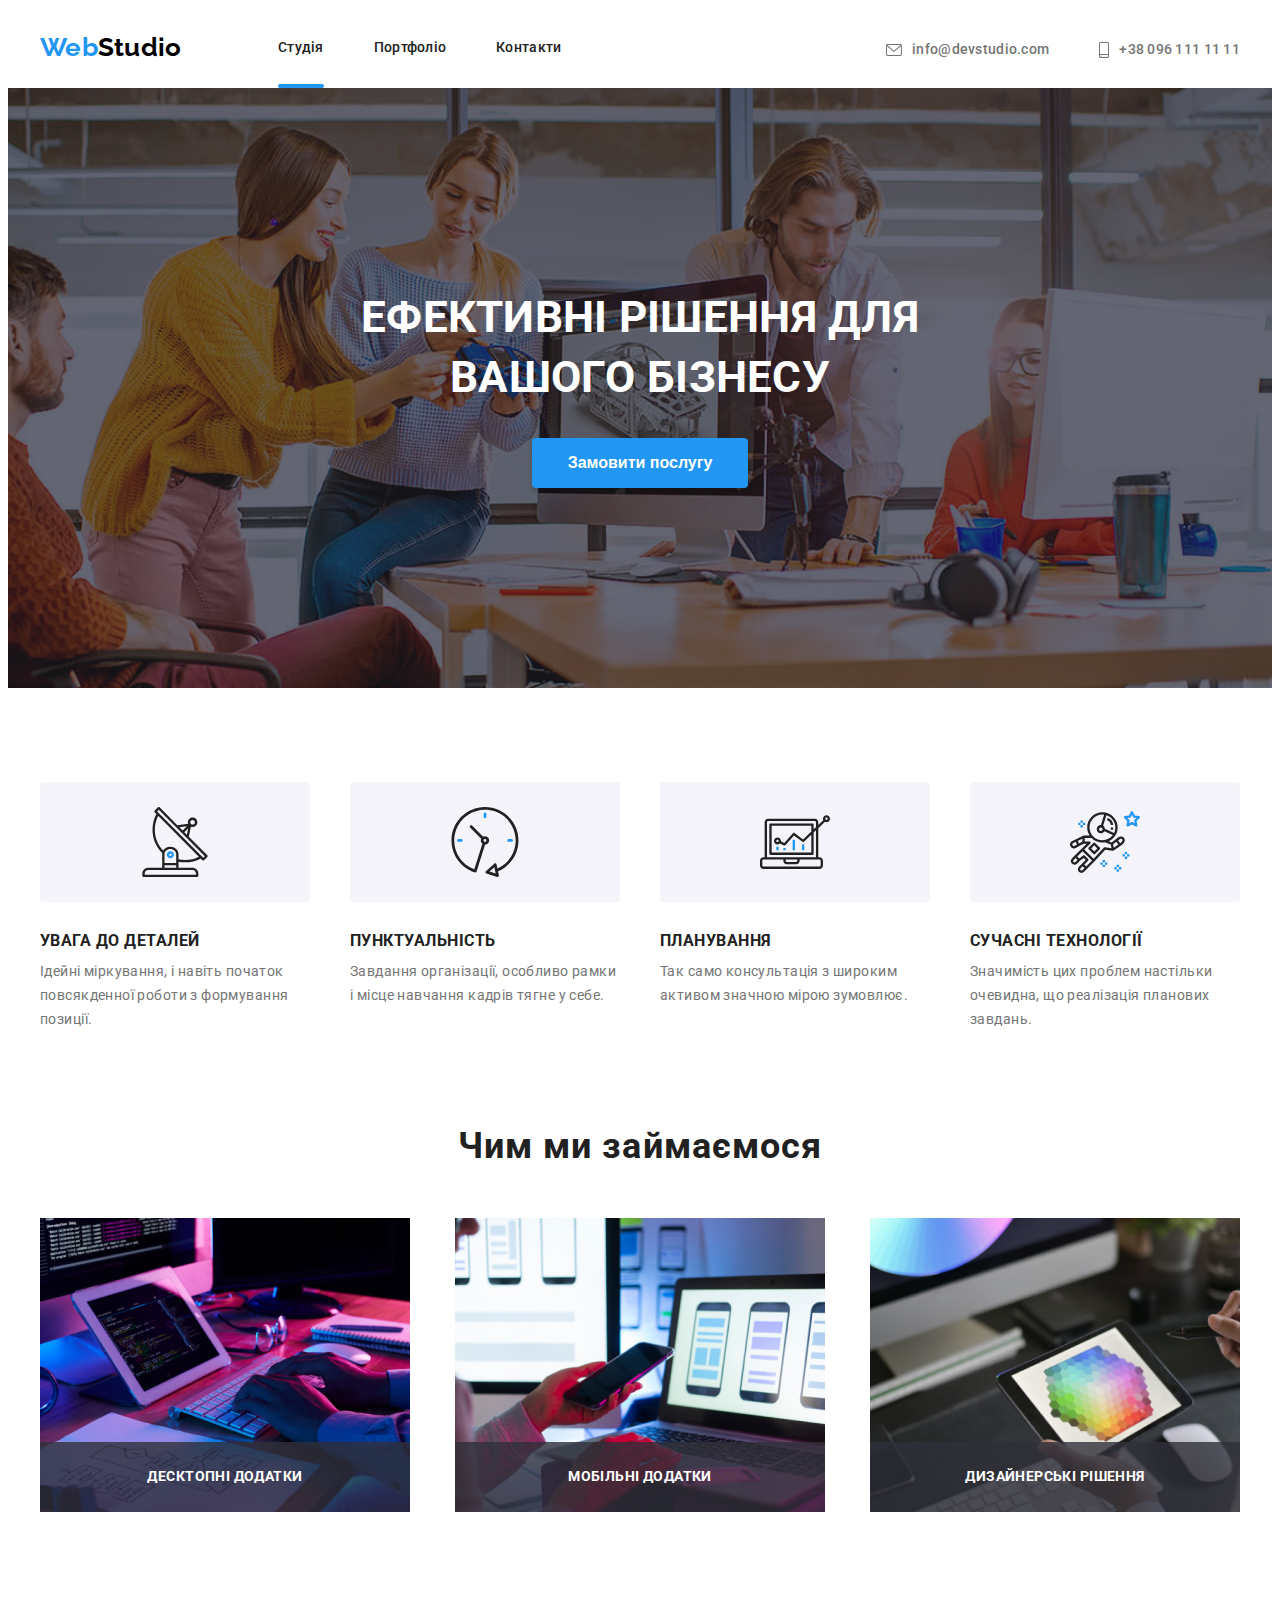
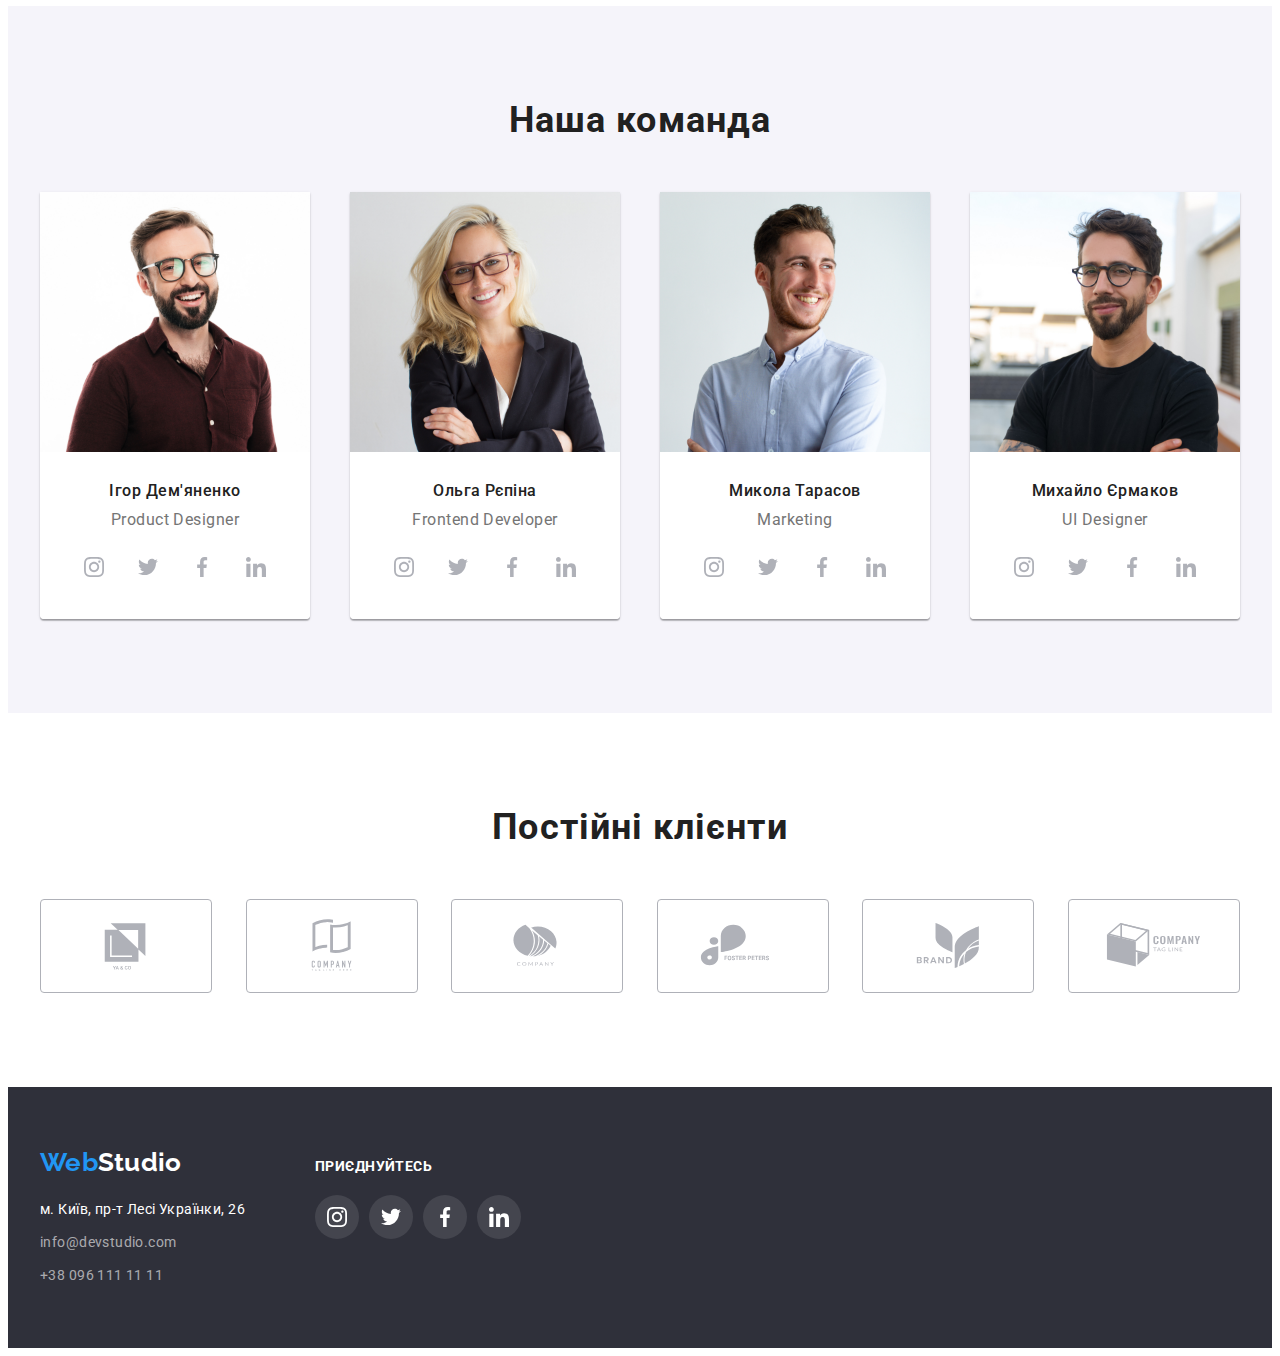
<file: index.html>
<!DOCTYPE html>
<html lang="uk">
  <head>
    <meta charset="UTF-8" />
    <meta http-equiv="X-UA-Compatible" content="IE=edge" />
    <meta name="viewport" content="width=device-width, initial-scale=1.0" />
    <title>WebStudio</title>
    <link rel="preconnect" href="https://fonts.googleapis.com" />
    <link rel="preconnect" href="https://fonts.gstatic.com" crossorigin />
    <link
      href="https://fonts.googleapis.com/css2?family=Raleway:wght@700&family=Roboto:wght@400;500;700;900&display=swap"
      rel="stylesheet"
    />
    <link
      rel="stylesheet"
      href="https://cdnjs.cloudflare.com/ajax/libs/modern-normalize/1.1.0/modern-normalize.min.css"
      integrity="sha512-wpPYUAdjBVSE4KJnH1VR1HeZfpl1ub8YT/NKx4PuQ5NmX2tKuGu6U/JRp5y+Y8XG2tV+wKQpNHVUX03MfMFn9Q=="
      crossorigin="anonymous"
      referrerpolicy="no-referrer"
    />
    <link rel="stylesheet" type="text/css" href="./css/styles.css" />
  </head>
  <body>
    <!--header-->
    <header>
      <div class="flex container">
        <a href="#" class="logo logo__up"
          ><span class="color__web">Web</span
          ><span class="color__studio__up">Studio</span></a
        >
        <nav>
          <ul class="flex nav__style">
            <li><a href="index.html" class="active">Студія</a></li>
            <li><a href="portfolio.html">Портфоліо</a></li>
            <li><a href="#">Контакти</a></li>
          </ul>
        </nav>
        <ul class="flex contact__up__please">
          <li>
            <a href="mailto:info@devstudio.com" class="m__t__style__up mail">
              <svg class="icon__m__t" width="16" height="12">
                <use href="./img/icons.svg#icon-envelopemail"></use></svg>info@devstudio.com</a>
          </li>
          <li>
            <a href="tel:+380961111111" class="m__t__style__up">
              <svg class="icon__m__t" width="10" height="16">
                <use href="./img/icons.svg#icon-smartphone"></use></svg>+38 096 111 11 11</a>
          </li>
        </ul>
      </div>
    </header>
    <!--великий сірий блок-->
    <main>
      <section class="grey__block max__width">
        <div class="container">
          <h1 class="big__text">Ефективні рішення для вашого бізнесу</h1>
          <button type="button" class="get__service" data-modal-open>
            Замовити послугу
          </button>
        </div>
        <div>
          <div class="backdrop is-hidden" data-modal>
            <div class="modal">
              <button class="modal__button" data-modal-close>
                <svg width="30" height="30">
                  <use href="./img/x.svg#icon-x"></use>
                </svg>
              </button>
            </div>
          </div>
        </div>
      </section>

      <section class="section">
        <div class="container">
          <!--скрито-->
          <h2 class="hiden">наші переваги</h2>
          <ul class="benefits">
            <li>
              <div class="benefits__div">
                <svg width="70" height="70">
                  <use href="./img/icons.svg#icon-antenna "></use>
                </svg>
              </div>
              <h3 class="benefits__text">УВАГА ДО ДЕТАЛЕЙ</h3>
              <p class="benefits__p">
                Ідейні міркування, i навіть початок повсякденної роботи з
                формування позиції.
              </p>
            </li>
            <li>
              <div class="benefits__div">
                <svg width="70" height="70">
                  <use href="./img/icons.svg#icon-clock"></use>
                </svg>
              </div>
              <h3 class="benefits__text">ПУНКТУАЛЬНІСТЬ</h3>
              <p class="benefits__p">
                Завдання організації, особливо рамки і місце навчання кадрів
                тягне у себе.
              </p>
            </li>
            <li>
              <div class="benefits__div">
                <svg width="70" height="70">
                  <use href="./img/icons.svg#icon-diagram"></use>
                </svg>
              </div>
              <h3 class="benefits__text">ПЛАНУВАННЯ</h3>
              <p class="benefits__p">
                Так само консультація з широким активом значною мірою зумовлює.
              </p>
            </li>
            <li>
              <div class="benefits__div">
                <svg width="70" height="70">
                  <use href="./img/icons.svg#icon-astronaut"></use>
                </svg>
              </div>
              <h3 class="benefits__text">СУЧАСНІ ТЕХНОЛОГІЇ</h3>
              <p class="benefits__p">
                Значимість цих проблем настільки очевидна, що реалізація
                планових завдань.
              </p>
            </li>
          </ul>
        </div>
      </section>
      <section>
        <div class="container">
          <h2 class="title__text">Чим ми займаємося</h2>
          <ul class="photo__block">
            <li>
              <img
                src="./img/img1.jpg"
                alt="руки за робочим столом"
                width="370"/>
              <div class="label">Десктопні додатки</div>
            </li>
            <li>
              <img
                src="./img/img2.jpg"
                alt="телефон і ноутбук у руках"
                width="370"/>
              <div class="label">Мобільні додатки</div>
            </li>
            <li>
              <img src="./img/img3.jpg" alt="планшет у руці" width="370" />
              <div class="label">Дизайнерські рішення</div>
            </li>
          </ul>
        </div>
      </section>
      <section class="section not__realy__white">
        <div class="container">
          <h2 class="title__text">Наша команда</h2>
          <ul class="team__style">
            <li class="team__style__li">
              <img src="./img/photo1.jpg" alt="чоловік" width="270" />
              <div class="team__name">
                <h3 class="team__style__text">Ігор Дем'яненко</h3>
                <p class="team__name__p">Product Designer</p>
                <ul class="ico__messenger">
                  <li>
                    <a href="#"><svg width="20" height="20">
                        <use href="./img/icons.svg#icon-instagram"></use></svg></a>
                  </li>
                  <li>
                    <a href="#"><svg width="20" height="20">
                        <use href="./img/icons.svg#icon-twitter"></use></svg></a>
                  </li>
                  <li>
                    <a href="#"><svg width="20" height="20">
                        <use href="./img/icons.svg#icon-facebook"></use></svg></a>
                  </li>
                  <li>
                    <a href="#"><svg width="20" height="20">
                        <use href="./img/icons.svg#icon-linkedin"></use></svg></a>
                  </li>
                </ul>
              </div>
            </li>
            <li class="team__style__li">
              <img src="./img/photo2.jpg" alt="жінка" width="270" />
              <div class="team__name">
                <h3 class="team__style__text">Ольга Рєпіна</h3>
                <p class="team__name__p">Frontend Developer</p>
                <ul class="ico__messenger">
                  <li>
                    <a href="#"
                      ><svg width="20" height="20">
                        <use href="./img/icons.svg#icon-instagram"></use></svg></a>
                  </li>
                  <li>
                    <a href="#"
                      ><svg width="20" height="20">
                        <use href="./img/icons.svg#icon-twitter"></use></svg></a>
                  </li>
                  <li>
                    <a href="#"
                      ><svg width="20" height="20">
                        <use href="./img/icons.svg#icon-facebook"></use></svg></a>
                  </li>
                  <li>
                    <a href="#"
                      ><svg width="20" height="20">
                        <use href="./img/icons.svg#icon-linkedin"></use></svg></a>
                  </li>
                </ul>
              </div>
            </li>
            <li class="team__style__li">
              <img
                src="./img/photo3.jpg"
                alt="чоловік посміхаеться"
                width="270"/>
              <div class="team__name">
                <h3 class="team__style__text">Микола Тарасов</h3>
                <p class="team__name__p">Marketing</p>
                <ul class="ico__messenger">
                  <li>
                    <a href="#"
                      ><svg width="20" height="20">
                        <use href="./img/icons.svg#icon-instagram"></use></svg></a>
                  </li>
                  <li>
                    <a href="#"
                      ><svg width="20" height="20">
                        <use href="./img/icons.svg#icon-twitter"></use></svg></a>
                  </li>
                  <li>
                    <a href="#"
                      ><svg width="20" height="20">
                        <use href="./img/icons.svg#icon-facebook"></use></svg></a>
                  </li>
                  <li>
                    <a href="#"
                      ><svg width="20" height="20">
                        <use href="./img/icons.svg#icon-linkedin"></use></svg></a>
                  </li>
                </ul>
              </div>
            </li>
            <li class="team__style__li">
              <img
                src="./img/photo4.jpg"
                alt="чоловік в окулярах"
                width="270"
              />
              <div class="team__name">
                <h3 class="team__style__text">Михайло Єрмаков</h3>
                <p class="team__name__p">UI Designer</p>
                <ul class="ico__messenger">
                  <li>
                    <a href="#"
                      ><svg width="20" height="20">
                        <use href="./img/icons.svg#icon-instagram"></use></svg></a>
                  </li>
                  <li>
                    <a href="#"
                      ><svg width="20" height="20">
                        <use href="./img/icons.svg#icon-twitter"></use></svg></a>
                  </li>
                  <li>
                    <a href="#"
                      ><svg width="20" height="20">
                        <use href="./img/icons.svg#icon-facebook"></use></svg></a>
                  </li>
                  <li>
                    <a href="#"
                      ><svg width="20" height="20">
                        <use href="./img/icons.svg#icon-linkedin"></use></svg></a>
                  </li>
                </ul>
              </div>
            </li>
          </ul>
        </div>
      </section>
      <section class="section">
        <div class="container">
          <h2 class="title__text">Постійні клієнти</h2>
          <ul class="flex clients">
            <li>
              <a class="clients__a" href="#">
                <svg width="106" height="60">
                  <use href="./img/icons.svg#icon-Logo1"></use>
                </svg>
              </a>
            </li>
            <li>
              <a class="clients__a" href="#">
                <svg width="106" height="60">
                  <use href="./img/icons.svg#icon-Logo2"></use>
                </svg>
              </a>
            </li>
            <li>
              <a class="clients__a" href="#">
                <svg width="106" height="60">
                  <use href="./img/icons.svg#icon-Logo3"></use>
                </svg>
              </a>
            </li>
            <li>
              <a class="clients__a" href="#">
                <svg width="106" height="60">
                  <use href="./img/icons.svg#icon-Logo4"></use>
                </svg>
              </a>
            </li>
            <li>
              <a class="clients__a" href="#">
                <svg width="106" height="60">
                  <use href="./img/icons.svg#icon-Logo5"></use>
                </svg>
              </a>
            </li>
            <li>
              <a class="clients__a" href="#">
                <svg width="106" height="60">
                  <use href="./img/icons.svg#icon-Logo6"></use>
                </svg>
              </a>
            </li>
          </ul>
        </div>
      </section>
    </main>
    <!--футер-->
    <footer class="grey__blok__down">
      <div class="container flex" style="align-items: baseline">
        <div class="ico__block__place">
          <div>
            <a href="#" class="logo__footer logo"><span class="color__web">Web</span><span class="color__studio__down">Studio</span></a>
          </div>
          <address>
            <ul class="address__position">
              <li>
                <p class="address__style" href="#">
                  м. Київ, пр-т Лесі Українки, 26
                </p>
              </li>
              <li>
                <a class="m__t__style__down" href="mailto:info@devstudio.com">info@devstudio.com</a>
              </li>
              <li>
                <a class="m__t__style__down" href="tel:+380961111111">+38 096 111 11 11</a>
              </li>
            </ul>
          </address>
        </div>
        <div>
          <p class="join">приєднуйтесь</p>
          <ul class="ico__messenger ico__messenger__down">
            <li>
              <a href="#"><svg width="20" height="20">
                  <use href="./img/icons.svg#icon-instagram"></use></svg></a>
            </li>
            <li>
              <a href="#"
                ><svg width="20" height="20">
                  <use href="./img/icons.svg#icon-twitter"></use></svg></a>
            </li>
            <li>
              <a href="#"
                ><svg width="20" height="20">
                  <use href="./img/icons.svg#icon-facebook"></use></svg></a>
            </li>
            <li>
              <a href="#"
                ><svg width="20" height="20">
                  <use href="./img/icons.svg#icon-linkedin"></use></svg></a>
            </li>
          </ul>
        </div>
      </div>
    </footer>
    <script src="./js/modal.js"></script>
  </body>
</html>
</file>
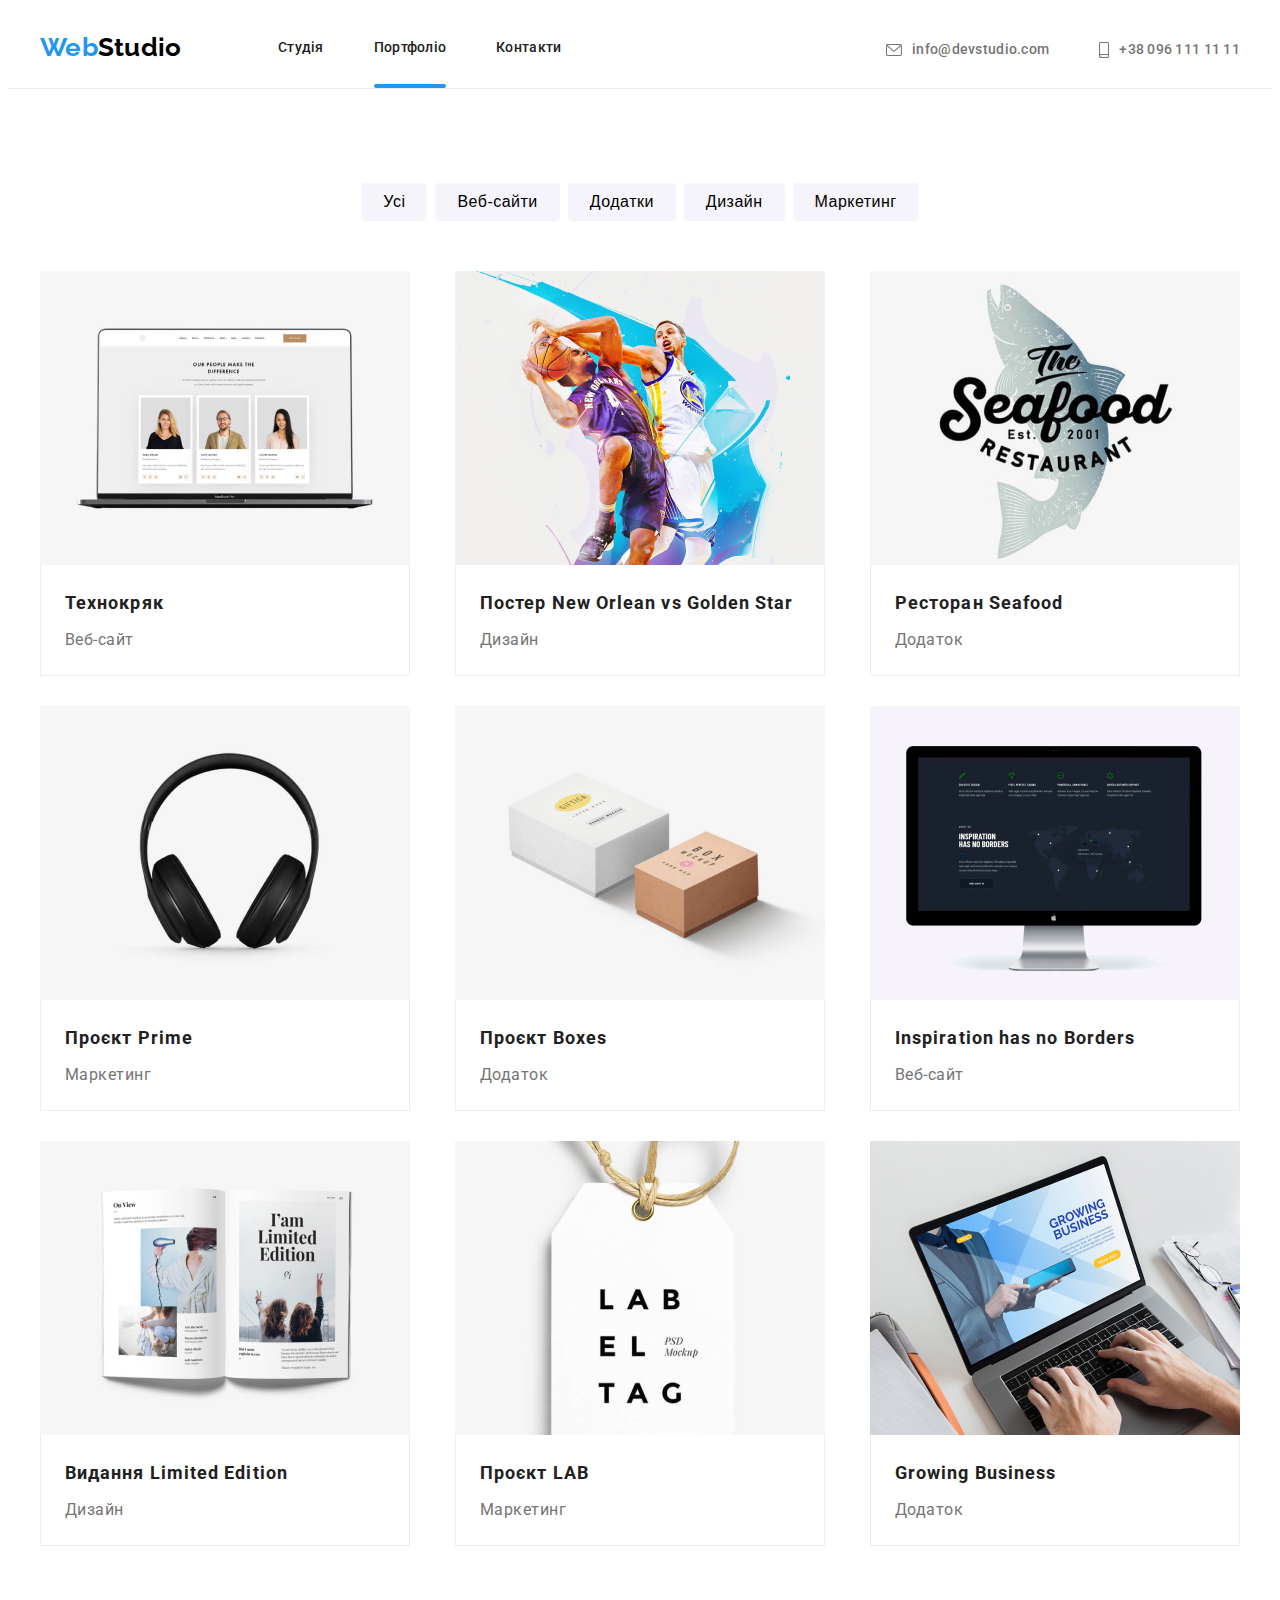
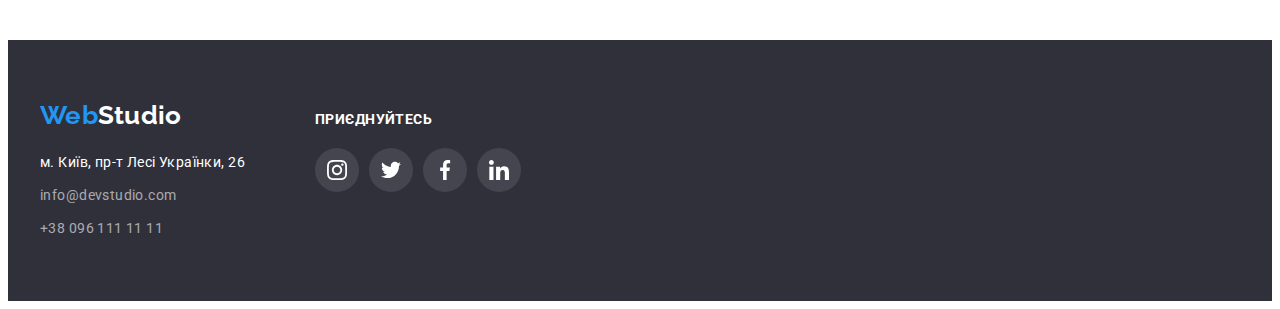
<file: portfolio.html>
<!DOCTYPE html>
<html lang="uk">
  <head>
    <meta charset="UTF-8" />
    <meta http-equiv="X-UA-Compatible" content="IE=edge" />
    <meta name="viewport" content="width=device-width, initial-scale=1.0" />
    <title>WebStudio</title>
    <link rel="preconnect" href="https://fonts.googleapis.com" />
    <link rel="preconnect" href="https://fonts.gstatic.com" crossorigin />
    <link
      href="https://fonts.googleapis.com/css2?family=Raleway:wght@700&family=Roboto:wght@400;500;700;900&display=swap"
      rel="stylesheet"/>
    <link
      rel="stylesheet"
      href="https://cdnjs.cloudflare.com/ajax/libs/modern-normalize/1.1.0/modern-normalize.min.css"
      integrity="sha512-wpPYUAdjBVSE4KJnH1VR1HeZfpl1ub8YT/NKx4PuQ5NmX2tKuGu6U/JRp5y+Y8XG2tV+wKQpNHVUX03MfMFn9Q=="
      crossorigin="anonymous"
      referrerpolicy="no-referrer"/>
    <link rel="stylesheet" type="text/css" href="./css/styles.css" />
  </head>
  <body>
    <header class="header">
      <div class="flex container">
        <a href="#" class="logo logo__up"><span class="color__web">Web</span><span class="color__studio__up">Studio</span></a>
        <nav>
          <ul class="flex nav__style">
            <li><a href="index.html">Студія</a></li>
            <li><a href="portfolio.html" class="active">Портфоліо</a></li>
            <li><a href="#">Контакти</a></li>
          </ul>
        </nav>
        <ul class="flex contact__up__please">
          <li>
            <a href="mailto:info@devstudio.com" class="m__t__style__up mail">
              <svg class="icon__m__t" width="16" height="12">
                <use href="./img/icons.svg#icon-envelopemail"></use></svg>info@devstudio.com</a>
          </li>
          <li>
            <a href="tel:+380961111111" class="m__t__style__up">
              <svg class="icon__m__t" width="10" height="16">
                <use href="./img/icons.svg#icon-smartphone"></use></svg>+38 096 111 11 11</a>
          </li>
        </ul>
      </div>
    </header>
    <main>
      <section class="section">
        <div class="container">
          <!--скрито-->
          <h1 class="hiden">сторінка з портфоліо</h1>
          <ul class="buttons__portfolio">
            <li><button type="button">Усі</button></li>
            <li><button type="button">Веб-сайти</button></li>
            <li><button type="button">Додатки</button></li>
            <li><button type="button">Дизайн</button></li>
            <li><button type="button">Маркетинг</button></li>
          </ul>
          <!--сітка-->
          <ul class="portfolio__net">
            <li>
              <a href="#">
                <div class="box">
                  <img
                    src="./img/imgportfolio1.jpg"
                    alt="ноутбук"
                    width="370"/>
                  <div class="overlay">
                    Ресурс пропонує комплексні пропозиції з різним рівнем
                    функціоналу та сервісів. Все це дозволить відвідувачу
                    отримати вичерпні відомості про компанію чи приватну особу.
                  </div>
                </div>
                <div class="border__not__top">
                  <h3>Технокряк</h3>
                  <p>Веб-сайт</p>
                </div></a>
            </li>
            <li>
              <a href="#">
                <div class="box">
                  <img
                    src="./img/imgportfolio2.jpg"
                    alt="дві людини грають в баскетбол"
                    width="370"/>
                  <div class="overlay">
                    Ресурс пропонує комплексні пропозиції з різним рівнем
                    функціоналу та сервісів. Все це дозволить відвідувачу
                    отримати вичерпні відомості про компанію чи приватну особу.
                  </div>
                </div>
                <div class="border__not__top">
                  <h3>Постер New Orlean vs Golden Star</h3>
                  <p>Дизайн</p>
                </div></a>
            </li>
            <li>
              <a href="#">
                <div class="box">
                  <img
                    src="./img/imgportfolio3.jpg"
                    alt="логотип ресторану з акулою"
                    width="370"/>
                  <div class="overlay">
                    Ресурс пропонує комплексні пропозиції з різним рівнем
                    функціоналу та сервісів. Все це дозволить відвідувачу
                    отримати вичерпні відомості про компанію чи приватну особу.
                  </div>
                </div>
                <div class="border__not__top">
                  <h3>Ресторан Seafood</h3>
                  <p>Додаток</p>
                </div></a>
            </li>
            <li>
              <a href="#">
                <div class="box">
                  <img
                    src="./img/imgportfolio4.jpg"
                    alt="навушники"
                    width="370"/>
                  <div class="overlay">
                    Ресурс пропонує комплексні пропозиції з різним рівнем
                    функціоналу та сервісів. Все це дозволить відвідувачу
                    отримати вичерпні відомості про компанію чи приватну особу.
                  </div>
                </div>
                <div class="border__not__top">
                  <h3>Проєкт Prime</h3>
                  <p>Маркетинг</p>
                </div></a>
            </li>
            <li>
              <a href="#">
                <div class="box">
                  <img
                    src="./img/imgportfolio5.jpg"
                    alt="дві коробки"
                    width="370"/>
                  <div class="overlay">
                    Ресурс пропонує комплексні пропозиції з різним рівнем
                    функціоналу та сервісів. Все це дозволить відвідувачу
                    отримати вичерпні відомості про компанію чи приватну особу.
                  </div>
                </div>
                <div class="border__not__top">
                  <h3>Проєкт Boxes</h3>
                  <p>Додаток</p>
                </div></a>
            </li>
            <li>
              <a href="#">
                <div class="box">
                  <img
                    src="./img/imgportfolio6.jpg"
                    alt="монітор"
                    width="370"/>
                  <div class="overlay">
                    Ресурс пропонує комплексні пропозиції з різним рівнем
                    функціоналу та сервісів. Все це дозволить відвідувачу
                    отримати вичерпні відомості про компанію чи приватну особу.
                  </div>
                </div>
                <div class="border__not__top">
                  <h3>Inspiration has no Borders</h3>
                  <p>Веб-сайт</p>
                </div></a>
            </li>
            <li>
              <a href="#">
                <div class="box">
                  <img src="./img/imgportfolio7.jpg" alt="книга" width="370" />
                  <div class="overlay">
                    Ресурс пропонує комплексні пропозиції з різним рівнем
                    функціоналу та сервісів. Все це дозволить відвідувачу
                    отримати вичерпні відомості про компанію чи приватну особу.
                  </div>
                </div>
                <div class="border__not__top">
                  <h3>Видання Limited Edition</h3>
                  <p>Дизайн</p>
                </div></a>
            </li>
            <li>
              <a href="#">
                <div class="box">
                  <img src="./img/imgportfolio8.jpg" alt="бірка" width="370" />
                  <div class="overlay">
                    Ресурс пропонує комплексні пропозиції з різним рівнем
                    функціоналу та сервісів. Все це дозволить відвідувачу
                    отримати вичерпні відомості про компанію чи приватну особу.
                  </div>
                </div>
                <div class="border__not__top">
                  <h3>Проєкт LAB</h3>
                  <p>Маркетинг</p>
                </div></a>
            </li>
            <li>
              <a href="#">
                <div class="box">
                  <img
                    src="./img/imgportfolio9.jpg"
                    alt="руки друкують на ноутбуці"
                    width="370"/>
                  <div class="overlay">
                    Ресурс пропонує комплексні пропозиції з різним рівнем
                    функціоналу та сервісів. Все це дозволить відвідувачу
                    отримати вичерпні відомості про компанію чи приватну особу.
                  </div>
                </div>
                <div class="border__not__top">
                  <h3>Growing Business</h3>
                  <p>Додаток</p>
                </div></a>
            </li>
          </ul>
        </div>
      </section>
    </main>
    <footer class="grey__blok__down">
      <div class="container flex" style="align-items: baseline">
        <div class="ico__block__place">
          <div>
            <a href="#" class="logo__footer logo"><span class="color__web">Web</span><span class="color__studio__down">Studio</span></a>
          </div>
          <address>
            <ul class="address__position">
              <li>
                <p class="address__style" href="#">
                  м. Київ, пр-т Лесі Українки, 26
                </p>
              </li>
              <li>
                <a class="m__t__style__down" href="mailto:info@devstudio.com"
                  >info@devstudio.com</a>
              </li>
              <li>
                <a class="m__t__style__down" href="tel:+380961111111"
                  >+38 096 111 11 11</a>
              </li>
            </ul>
          </address>
        </div>
        <div>
          <p class="join">приєднуйтесь</p>
          <ul class="ico__messenger ico__messenger__down">
            <li>
              <a href="#"><svg width="20" height="20">
                  <use href="./img/icons.svg#icon-instagram"></use></svg></a>
            </li>
            <li>
              <a href="#"
                ><svg width="20" height="20">
                  <use href="./img/icons.svg#icon-twitter"></use></svg></a>
            </li>
            <li>
              <a href="#"
                ><svg width="20" height="20">
                  <use href="./img/icons.svg#icon-facebook"></use></svg></a>
            </li>
            <li>
              <a href="#"
                ><svg width="20" height="20">
                  <use href="./img/icons.svg#icon-linkedin"></use></svg></a>
            </li>
          </ul>
        </div>
      </div>
    </footer>
  </body>
</html>
</file>
<file: css/styles.css>
body {
  font-family: "Roboto";
  color: #212121;
  background-color: #ffffff;
  font-size: 14px;
  line-height: 1.14; /*16px*/
  letter-spacing: 0.02em;
}
.flex {
  display: flex;
}
/*обнуление */
h1,
h2,
h3,
h4,
h5,
h6,
p,
ul,
img,
div {
  margin: 0;
  padding: 0;
  border: 0;
}
img {
  display: block;
}
.container {
  max-width: 1200px;
  padding-left: 15px;
  padding-right: 15px;
  margin-left: auto;
  margin-right: auto;
}
.section {
  padding: 94px 0;
}
/*ховаю заголовок для читалок */
.hiden {
  position: absolute;
  white-space: nowrap;
  width: 1px;
  height: 1px;
  overflow: hidden;
  border: 0;
  padding: 0;
  clip: rect(0 0 0 0);
  clip-path: inset(50%);
  margin: -1px;
}
/*для всех*/
a {
  text-decoration: none;
  color: #212121;
}
ul {
  list-style: none;
}
.title__text {
  font-weight: 700;
  font-size: 36px;
  line-height: 1.16;
  letter-spacing: 0.03em;
  text-align: center;
  margin-bottom: 50px;
}
p {
  color: #757575;
}
/*хедер*/
.color__web {
  color: #2196f3;
}
.color__studio__up {
  color: #000000;
}
.color__studio__down {
  color: #ffffff;
}
.header {
  justify-content: center;
  align-items: center;
  border-bottom: 1px solid #ececec;
}
.logo {
  font-family: "Raleway";
  font-style: normal;
  font-weight: 700;
  font-size: 26px;
  line-height: 1.19;
  width: 145px;
  height: 31px;
}
.logo__up {
  padding: 24px 0 25px;
  margin-right: 93px;
}
.nav__style {
  font-weight: 500;
}
.nav__style a {
  display: flex;
  padding: 32px 0;
  transition: color 250ms cubic-bezier(0.4, 0, 0.2, 1);
}
.nav__style li:not(:last-child) {
  margin-right: 50px;
}
.nav__style a:hover,
.nav__style a:focus {
  color: #2196f3;
}
.active:visited {
  color: #2196f3;
  transition: color 250ms cubic-bezier(0.4, 0, 0.2, 1);
}
.mail {
  margin-right: 50px;
}
.m__t__style__up {
  color: #757575;
  font-weight: 500;
}
.contact__up__please {
  margin-left: auto;
  padding: 30px 0;
  align-items: flex-end;
}
.contact__up__please a {
  display: flex;
  justify-content: center;
  align-items: center;
}
.icon__m__t {
  margin-right: 10px;
}
/*великий сірий блок*/
.grey__block {
  background-image: linear-gradient(#2f303a66, #2f303a66), url(../img/Img.png);
  background-color: #2f303a;
  background-position: center;
  background-repeat: no-repeat;
  padding: 200px 0;
}
.max__width {
  max-width: 1600px;
  margin: 0 auto;
}
.big__text {
  color: #ffffff;
  text-align: center;
  line-height: 1.36;
  font-size: 44px;
  text-transform: uppercase;
  width: 696px;
  display: block;
  margin: auto;
  margin-bottom: 30px;
}
/*велика кнопка*/
.get__service {
  background-color: #2196f3;
  color: #ffffff;
  border: none;
  border-radius: 4px;
  box-shadow: 0px 4px 4px rgba(0, 0, 0, 0.15);
  width: 216px;
  height: 50px;
  font-weight: 700;
  font-size: 16px;
  line-height: 1.87;
  cursor: pointer;
  margin: auto;
  display: block;
}
/*наші переваги блок*/
/*іконки переваги*/
.benefits__div {
  display: flex;
  justify-content: center;
  align-items: center;
  width: 270px;
  height: 120px;
  border-radius: 4px;
  background-color: #f5f4fa;
  margin-bottom: 30px;
}
.benefits__ico li:not(:last-child) {
  margin-right: 30px;
}
.benefits {
  display: flex;
  justify-content: space-between;
}
.benefits li {
  width: 270px;
}
.benefits__text {
  letter-spacing: 0.03em;
  text-transform: uppercase;
  margin-bottom: 10px;
}
.benefits__p {
  line-height: 1.71;
  letter-spacing: 0.03em;
}
/*блок на три фотки*/
.photo__block {
  display: flex;
  align-items: center;
  justify-content: space-between;
  padding-bottom: 94px;
}
/*наша команда*/
.not__realy__white {
  background-color: #f5f4fa;
}
.team__style {
  display: flex;
  align-items: center;
  justify-content: space-between;
}
.team__style__li {
  overflow: hidden;
  border-radius: 0px 0px 4px 4px;
  box-shadow: 0px 1px 3px rgba(0, 0, 0, 0.12), 0px 1px 1px rgba(0, 0, 0, 0.14),
    0px 2px 1px rgba(0, 0, 0, 0.2);
}
.team__style__text {
  margin-bottom: 10px;
  font-weight: 500;
}
.team__name {
  background-color: #ffffff;
  font-size: 16px;
  line-height: 1.18;
  letter-spacing: 0.03em;
  text-align: center;
  padding: 30px 32px;
}
.team__style__text,
.team__name__p {
  font-size: 16px;
  line-height: 1.18;
  letter-spacing: 0.03em;
}
.team__name__p {
  margin-bottom: 16px;
}

/* футер */
.grey__blok__down {
  background-color: #2f303a;
  padding: 60px 0;
}
.logo__footer {
  margin-bottom: 20px;
  display: block;
}
.address__style {
  font-weight: 400;
  line-height: 1.71;
  letter-spacing: 0.03em;
  font-style: normal;
  color: #fff;
}
.m__t__style__down {
  font-weight: 400;
  line-height: 1.71;
  letter-spacing: 0.03em;
  font-style: normal;
  color: rgba(255, 255, 255, 0.6);
  display: flex;
}
.address__position li:not(:last-child) {
  margin-bottom: 9px;
}
/*друга сторінка*/
/*кнопочки*/
.buttons__portfolio {
  display: flex;
  margin-bottom: 50px;
  justify-content: center;
}
.buttons__portfolio button{
  transition-property: background-color, box-shadow, color;
  transition-duration: 250ms;
  transition-timing-function: cubic-bezier(0.4, 0, 0.2, 1);
  
}
.buttons__portfolio button:hover,
.buttons__portfolio button:focus {
  background-color: #2196f3;
  color: #fff;
  box-shadow: 0px 3px 1px rgba(0, 0, 0, 0.1), 0px 1px 2px rgba(0, 0, 0, 0.08),
    0px 2px 2px rgba(0, 0, 0, 0.12);
}
.buttons__portfolio button {
  background-color: #f5f4fa;
  border: none;
  border-radius: 4px;
  height: 38px;
  padding: 6px 22px;
  align-items: center;
  font-weight: 500;
  font-size: 16px;
  line-height: 1.6px;
  letter-spacing: 0.03em;
  cursor: pointer;
}
.buttons__portfolio li:not(:last-child) {
  margin-right: 8px;
}
/*сітка з портфоліо*/
.portfolio__net li {
  width: 370px;
  flex-basis: calc(100%-6 * 15px) / 3;
  margin: 15px;
}
.portfolio__net {
  display: flex;
  flex-wrap: wrap;
  margin: -15px;
  justify-content: space-between;
}
.portfolio__net p {
  text-align: left;
  font-weight: 400;
  font-size: 16px;
  line-height: 1.87;
  letter-spacing: 0.03em;
}
.portfolio__net h3 {
  margin-bottom: 4px;
  text-align: left;
  font-weight: 700;
  font-size: 18px;
  line-height: 2;
  letter-spacing: 0.06em;
}
.border__not__top {
  padding: 20px 24px;
  border: 1px solid #eeeeee;
  border-top: none;
}
/***************/
/*стилі іконок*/
svg {
  fill: currentColor;
}
/*іконки мило і тел*/
.m__t__style__up,
.m__t__style__down {
  transition: color 250ms cubic-bezier(0.4, 0, 0.2, 1);
}
.m__t__style__up:hover,
.m__t__style__up:focus,
.m__t__style__down:hover,
.m__t__style__down:focus {
  color: #2196f3;
}

/*іконки месенджеров*/

.ico__messenger {
  width: 206px;
  height: 44px;
  display: flex;
  justify-content: space-between;
  
}
.ico__messenger a {
  width: 44px;
  height: 44px;
  border-radius: 50%;
  display: flex;
  align-items: center;
  justify-content: center;
  color: #afb1b8;
  transition: background-color 250ms cubic-bezier(0.4, 0, 0.2, 1);
}
.ico__messenger svg{
  transition: color 250ms cubic-bezier(0.4, 0, 0.2, 1);
}
.ico__messenger a:hover,
.ico__messenger a:focus {
  background-color: #2196f3;
  color: #ffffff;
}
/*іконки футер*/
.ico__messenger__down a {
  background: rgba(255, 255, 255, 0.1);
}
.ico__block__place {
  margin-right: 70px;
}
.join {
  color: #ffffff;
  text-transform: uppercase;
  font-weight: 700;
  line-height: 1.14;
  letter-spacing: 0.03em;
  margin-bottom: 20px;
}
.ico__messenger__down svg {
  color: #ffffff;
}
/*іконки кліентів*/
.clients {
  justify-content: space-between;
  align-items: center;
}
.clients__a {
  border: 1px solid #afb1b8;
  border-radius: 4px;
  display: flex;
  width: 170px;
  height: 92px;
  align-items: center;
  justify-content: center;
  color: #afb1b8;
  transition: border 250ms cubic-bezier(0.4, 0, 0.2, 1);
}
.clients__a:not(:last-child) {
  margin-right: 30px;
}
.clients svg{
  transition: 250ms cubic-bezier(0.4, 0, 0.2, 1);
}
.clients__a:hover,
.clients__a:focus {
  color: #2196f3;
  border: 1px solid #2196f3;
}
/*друга сторінка*/
.portfolio__net a {
  display: block;
  transition: color 250ms cubic-bezier(0.4, 0, 0.2, 1);
}
.portfolio__net a:hover,
.portfolio__net a:focus {
  box-shadow: 0px 1px 1px rgba(0, 0, 0, 0.12), 0px 4px 4px rgba(0, 0, 0, 0.06),
    1px 4px 6px rgba(0, 0, 0, 0.16);
}
/*dz5*/
/*підписи на фото*/
.photo__block > li {
  position: relative;
}
.label {
  position: absolute;
  width: 370px;
  height: 70px;
  bottom: 0;
  background-color: #2f303acc;
  display: flex;
  justify-content: center;
  align-items: center;
  color: #fff;
  font-weight: 700;
  line-height: 1.14;
  letter-spacing: 0.03em;
  text-transform: uppercase;
}
/*модалка*/
.backdrop {
  position: fixed;
  top: 0;
  left: 0;
  right: 0;
  bottom: 0;
  background-color: #00000033;
  opacity: 1;
  transition: 2s linear;
}
.backdrop.is-hidden {
  opacity: 0;
  pointer-events: none;
  visibility: hidden;
}
.modal {
  position: absolute;
  width: 528px;
  height: 581px;
  top: 50%;
  left: 50%;
  transform: translate(-50%, -50%);
  background-color: #ffffff;
  box-shadow: 0px 1px 3px rgba(0, 0, 0, 0.12), 0px 1px 1px rgba(0, 0, 0, 0.14),
    0px 2px 1px rgba(0, 0, 0, 0.2);
  border-radius: 4px;
}
.modal__button {
  border: none;
  background-color: #ffffff;
  position: fixed;
  right: 8px;
  top: 8px;
  cursor: pointer;
}

/*анімація 2ст*/
.box {
  position: relative;
  overflow: hidden;
}
.overlay {
  position: absolute;
  box-sizing: border-box;
  padding: 63px 24px;
  font-weight: 400;
  font-size: 18px;
  line-height: 156%;
  letter-spacing: 0.03em;
  color: #ffffff;
  background-color: #2196f3e5;
  transform: translateY(0);
  transition: transform 250ms cubic-bezier(0.4, 0, 0.2, 1);
}
.portfolio__net a:hover .overlay,
.portfolio__net a:focus .overlay {
  transform: translateY(-294px);
}
/*чорточки меню***/
.nav__style a {
  position: relative;
  transition: color 250ms cubic-bezier(0.4, 0, 0.2, 1);
}
.nav__style a:hover::after,
.nav__style a:focus::after,
.active::after {
  position: absolute;
  bottom: 0;
  display: block;
  content: "";
  width: 100%;
  height: 4px;
  background: #2196f3;
  border-radius: 2px;
}
</file>
